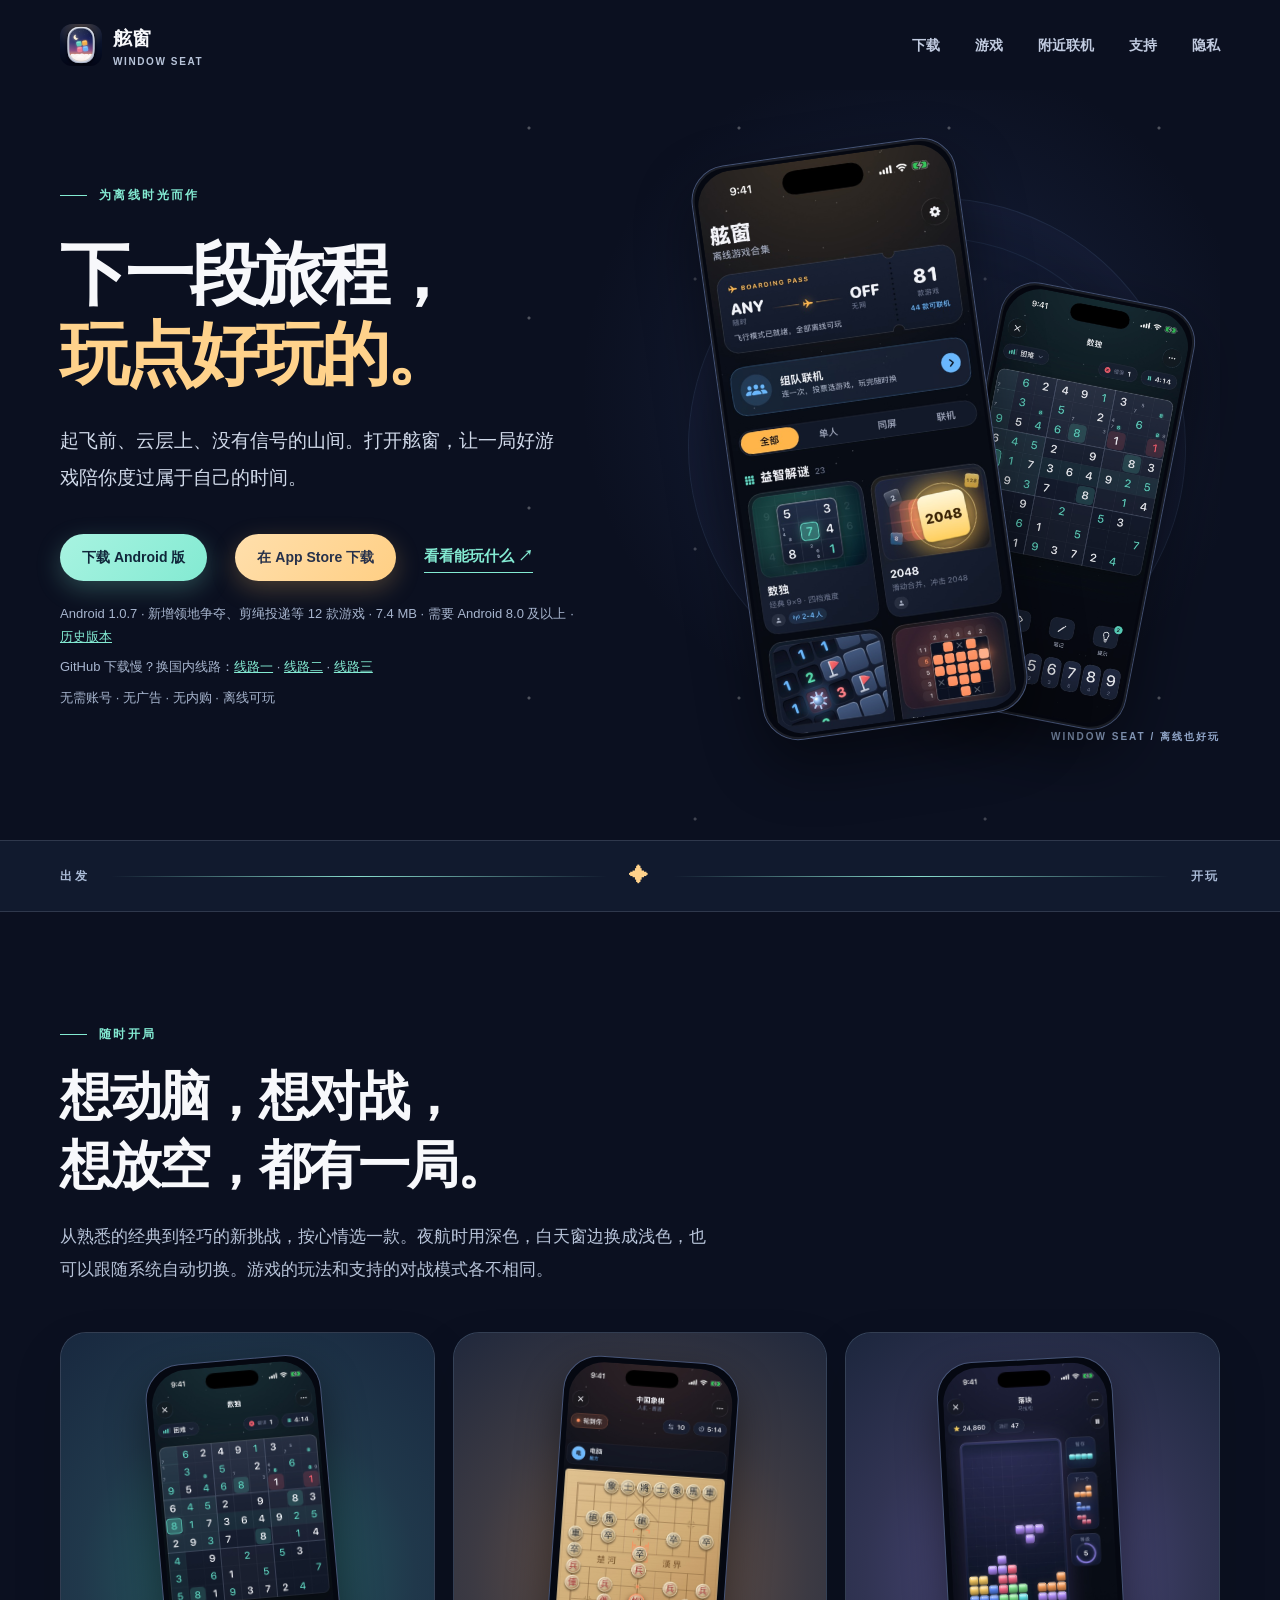
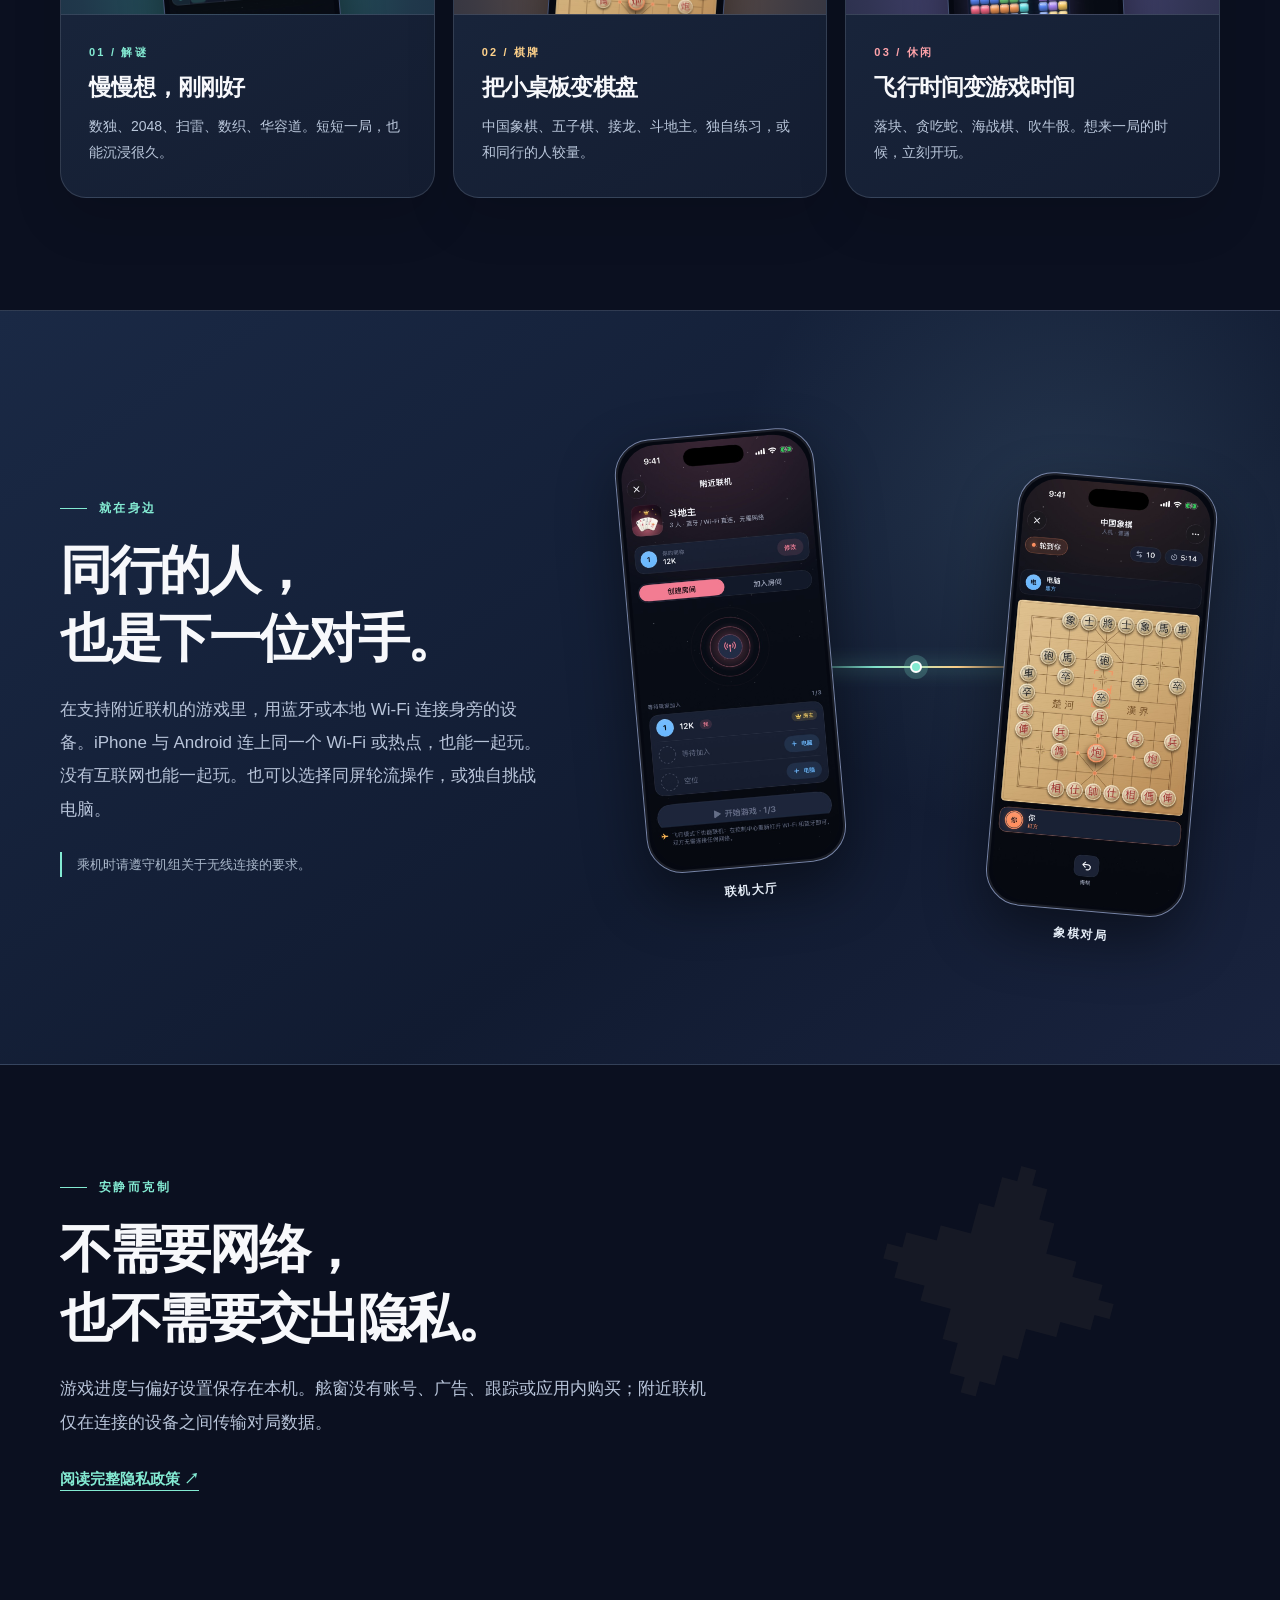
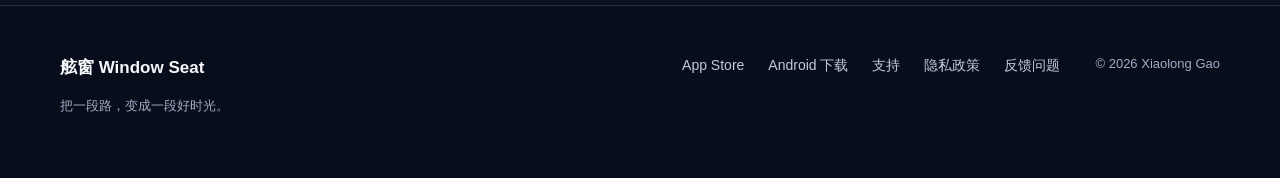
<file: index.html>
<!doctype html>
<html lang="zh-CN">
<head>
  <meta charset="utf-8">
  <meta name="viewport" content="width=device-width, initial-scale=1">
  <meta name="theme-color" content="#0b1020">
  <meta name="description" content="舷窗 Window Seat：为飞行与无网络时刻准备的离线游戏合集，支持 iPhone、iPad 与 Android。独自游玩，或与身旁的人附近联机。">
  <title>舷窗 Window Seat · 离线也能好好玩</title>
  <link rel="icon" type="image/png" href="icon.png">
  <link rel="stylesheet" href="style.css">
</head>
<body>
  <a class="skip" href="#main">跳到正文</a>
  <header class="nav wrap">
    <a class="brand" href="./"><img src="icon.png" width="600" height="600" alt="舷窗图标"><span>舷窗 <small>Window Seat</small></span></a>
    <nav aria-label="主导航"><a href="#download">下载</a><a href="#games">游戏</a><a href="#nearby">附近联机</a><a href="support.html">支持</a><a href="privacy.html">隐私</a></nav>
  </header>
  <main id="main">
    <section class="hero wrap">
      <div class="hero-copy">
        <p class="eyebrow"><span class="eyebrow-line" aria-hidden="true"></span>为离线时光而作</p>
        <h1>下一段旅程，<br><em>玩点好玩的。</em></h1>
        <p class="lead">起飞前、云层上、没有信号的山间。打开舷窗，让一局好游戏陪你度过属于自己的时间。</p>
        <div class="hero-actions" id="download"><a class="pill pill-download" href="https://github.com/gxlself/window-seat-support/releases/download/android-v1.0.7/windowseat-android-1.0.7.apk">下载 Android 版</a><a class="pill pill-store" href="https://apps.apple.com/app/id6821641861">在 App Store 下载</a><a class="text-link" href="#games">看看能玩什么 <span aria-hidden="true">↗</span></a></div>
        <p class="micro release-meta">Android 1.0.7 <span aria-hidden="true">·</span> 新增领地争夺、剪绳投递等 12 款游戏 <span aria-hidden="true">·</span> 7.4 MB <span aria-hidden="true">·</span> 需要 Android 8.0 及以上 <span aria-hidden="true">·</span> <a href="https://github.com/gxlself/window-seat-support/releases">历史版本</a></p>
        <p class="micro release-meta">GitHub 下载慢？换国内线路：<a href="https://fastly.jsdelivr.net/gh/gxlself/window-seat-support@main/android/apk/windowseat-android-1.0.7.apk">线路一</a> <span aria-hidden="true">·</span> <a href="https://gcore.jsdelivr.net/gh/gxlself/window-seat-support@main/android/apk/windowseat-android-1.0.7.apk">线路二</a> <span aria-hidden="true">·</span> <a href="https://gxlself.github.io/window-seat-support/android/apk/windowseat-android-1.0.7.apk">线路三</a></p>
        <p class="micro">无需账号 <span aria-hidden="true">·</span> 无广告 <span aria-hidden="true">·</span> 无内购 <span aria-hidden="true">·</span> 离线可玩</p>
      </div>
      <div class="hero-stage">
        <div class="orbit orbit-one" aria-hidden="true"></div><div class="orbit orbit-two" aria-hidden="true"></div>
        <div class="phone hero-phone-main"><img src="images/iphone-01-home.jpg" width="690" height="1500" alt="舷窗应用首页，展示离线游戏分类与游戏卡片"></div>
        <div class="phone hero-phone-side"><img src="images/iphone-04-sudoku.jpg" width="690" height="1500" alt="舷窗数独游戏中的棋盘" loading="lazy"></div>
        <span class="stage-caption" aria-hidden="true">WINDOW SEAT / 离线也好玩</span>
      </div>
    </section>
    <div class="route" aria-hidden="true"><div class="wrap"><span>出发</span><span class="route-line"></span><span class="route-star">✦</span><span class="route-line"></span><span>开玩</span></div></div>
    <section class="section games wrap" id="games">
      <div class="section-heading"><p class="eyebrow"><span class="eyebrow-line" aria-hidden="true"></span>随时开局</p><h2>想动脑，想对战，<br>想放空，都有一局。</h2><p>从熟悉的经典到轻巧的新挑战，按心情选一款。夜航时用深色，白天窗边换成浅色，也可以跟随系统自动切换。游戏的玩法和支持的对战模式各不相同。</p></div>
      <div class="game-cards">
        <article class="game-card mint"><div class="game-art"><div class="phone game-phone"><img src="images/iphone-04-sudoku.jpg" width="690" height="1500" alt="数独游戏画面：深色棋盘上填入薄荷色数字" loading="lazy"></div></div><div class="game-copy"><p class="card-kicker">01 / 解谜</p><h3>慢慢想，刚刚好</h3><p>数独、2048、扫雷、数织、华容道。短短一局，也能沉浸很久。</p></div></article>
        <article class="game-card amber"><div class="game-art"><div class="phone game-phone"><img src="images/iphone-03-xiangqi.jpg" width="690" height="1500" alt="中国象棋游戏画面：木纹棋盘与红黑棋子" loading="lazy"></div></div><div class="game-copy"><p class="card-kicker">02 / 棋牌</p><h3>把小桌板变棋盘</h3><p>中国象棋、五子棋、接龙、斗地主。独自练习，或和同行的人较量。</p></div></article>
        <article class="game-card coral"><div class="game-art"><div class="phone game-phone"><img src="images/iphone-05-blocks.jpg" width="690" height="1500" alt="落块游戏画面：彩色方块落在深色棋盘上" loading="lazy"></div></div><div class="game-copy"><p class="card-kicker">03 / 休闲</p><h3>飞行时间变游戏时间</h3><p>落块、贪吃蛇、海战棋、吹牛骰。想来一局的时候，立刻开玩。</p></div></article>
      </div>
    </section>
    <section class="nearby" id="nearby">
      <div class="wrap nearby-grid">
        <div class="nearby-copy"><p class="eyebrow"><span class="eyebrow-line" aria-hidden="true"></span>就在身边</p><h2>同行的人，<br>也是下一位对手。</h2><p>在支持附近联机的游戏里，用蓝牙或本地 Wi-Fi 连接身旁的设备。iPhone 与 Android 连上同一个 Wi-Fi 或热点，也能一起玩。没有互联网也能一起玩。也可以选择同屏轮流操作，或独自挑战电脑。</p><p class="note">乘机时请遵守机组关于无线连接的要求。</p></div>
        <div class="nearby-stage">
          <div class="connection" aria-hidden="true"><span></span><i></i><span></span></div>
          <div class="nearby-device device-a"><div class="phone"><img src="images/iphone-09-lobby.jpg" width="690" height="1500" alt="舷窗附近联机大厅，显示创建房间、加入房间与等待玩家界面" loading="lazy"></div><span class="device-label">联机大厅</span></div>
          <div class="nearby-device device-b"><div class="phone"><img src="images/iphone-03-xiangqi.jpg" width="690" height="1500" alt="舷窗中国象棋对局画面" loading="lazy"></div><span class="device-label">象棋对局</span></div>
        </div>
      </div>
    </section>
    <section class="section quiet wrap"><div class="quiet-mark" aria-hidden="true">✦</div><p class="eyebrow"><span class="eyebrow-line" aria-hidden="true"></span>安静而克制</p><h2>不需要网络，<br>也不需要交出隐私。</h2><p>游戏进度与偏好设置保存在本机。舷窗没有账号、广告、跟踪或应用内购买；附近联机仅在连接的设备之间传输对局数据。</p><a class="text-link" href="privacy.html">阅读完整隐私政策 <span aria-hidden="true">↗</span></a></section>
  </main>
  <footer class="footer"><div class="wrap"><div><strong>舷窗 Window Seat</strong><p>把一段路，变成一段好时光。</p></div><div class="footer-links"><a href="https://apps.apple.com/app/id6821641861">App Store</a><a href="https://github.com/gxlself/window-seat-support/releases">Android 下载</a><a href="support.html">支持</a><a href="privacy.html">隐私政策</a><a href="https://github.com/gxlself/window-seat-support/issues/new">反馈问题</a></div><small>© 2026 Xiaolong Gao</small></div></footer>
</body>
</html>
</file>
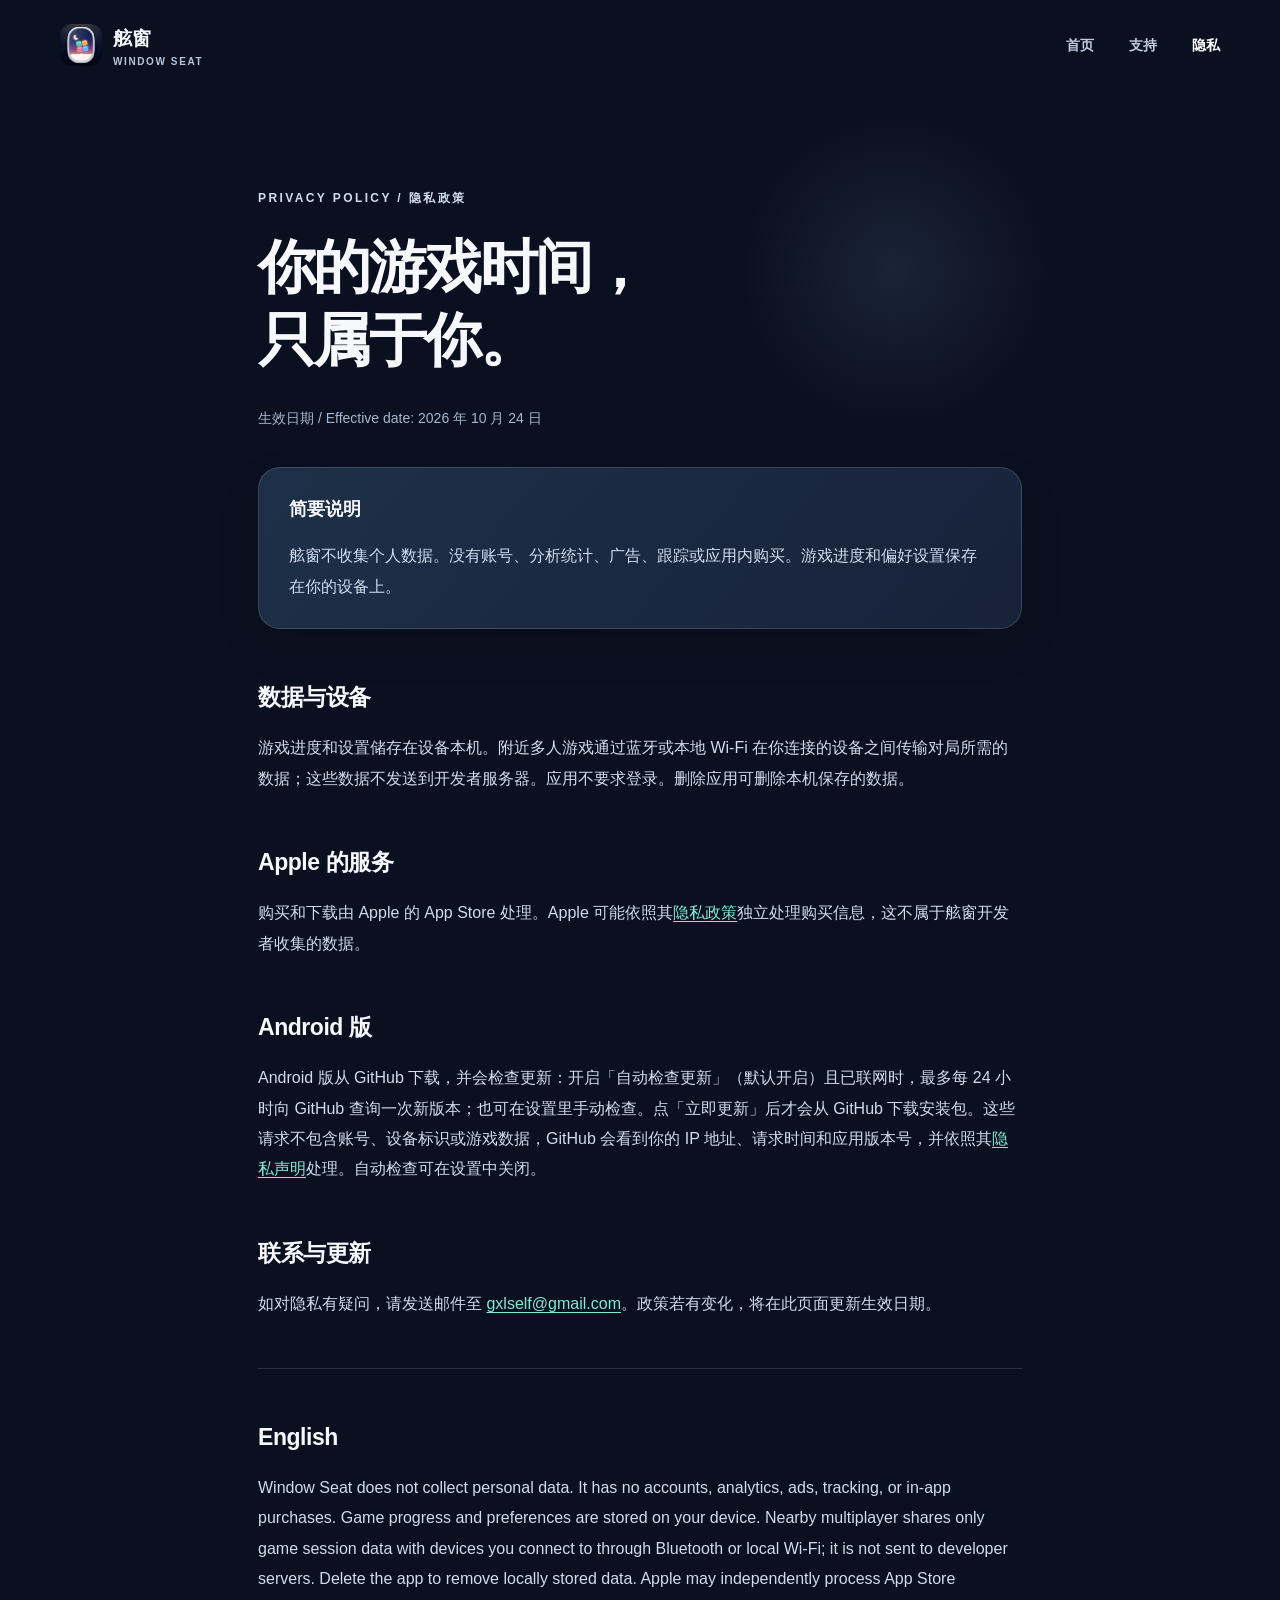
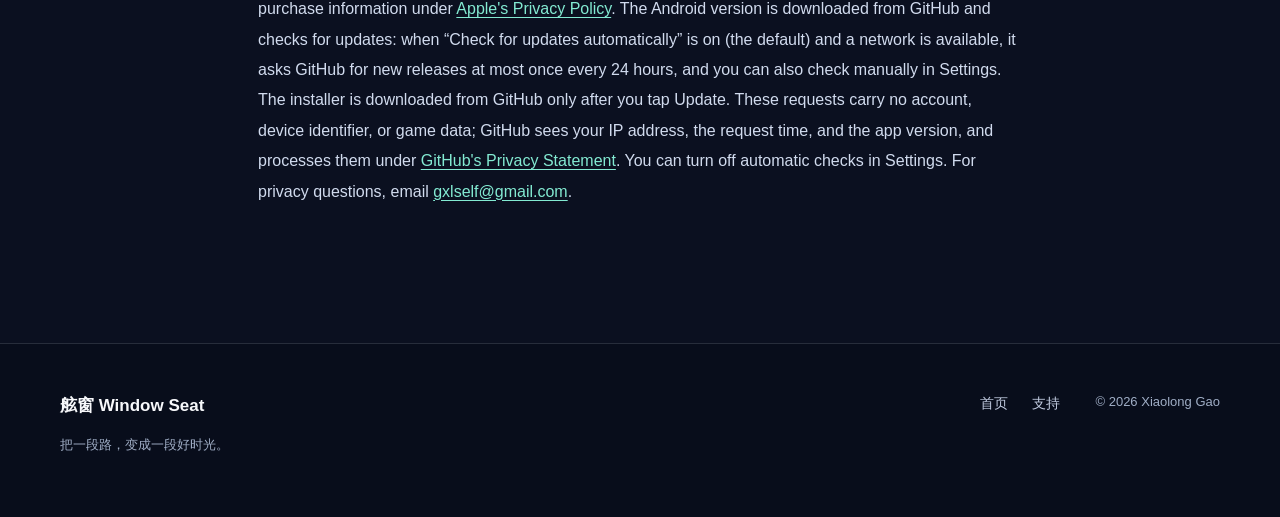
<file: privacy.html>
<!doctype html><html lang="zh-CN"><head><meta charset="utf-8"><meta name="viewport" content="width=device-width, initial-scale=1"><meta name="theme-color" content="#0b1020"><meta name="description" content="舷窗 Window Seat 隐私政策。应用不收集个人数据，游戏进度保存在本机。"><title>隐私政策 · 舷窗 Window Seat</title><link rel="icon" href="icon.png"><link rel="stylesheet" href="style.css"></head><body><a class="skip" href="#main">跳到正文</a><header class="nav wrap"><a class="brand" href="./"><img src="icon.png" width="600" height="600" alt="舷窗图标"><span>舷窗 <small>Window Seat</small></span></a><nav aria-label="主导航"><a href="./">首页</a><a href="support.html">支持</a><a href="privacy.html" aria-current="page">隐私</a></nav></header><main id="main" class="legal"><p class="eyebrow">Privacy Policy / 隐私政策</p><h1>你的游戏时间，<br>只属于你。</h1><p class="date">生效日期 / Effective date: 2026 年 10 月 24 日</p><div class="panel"><strong>简要说明</strong><p>舷窗不收集个人数据。没有账号、分析统计、广告、跟踪或应用内购买。游戏进度和偏好设置保存在你的设备上。</p></div><h2>数据与设备</h2><p>游戏进度和设置储存在设备本机。附近多人游戏通过蓝牙或本地 Wi-Fi 在你连接的设备之间传输对局所需的数据；这些数据不发送到开发者服务器。应用不要求登录。删除应用可删除本机保存的数据。</p><h2>Apple 的服务</h2><p>购买和下载由 Apple 的 App Store 处理。Apple 可能依照其<a href="https://www.apple.com/legal/privacy/">隐私政策</a>独立处理购买信息，这不属于舷窗开发者收集的数据。</p><h2>Android 版</h2><p>Android 版从 GitHub 下载，并会检查更新：开启「自动检查更新」（默认开启）且已联网时，最多每 24 小时向 GitHub 查询一次新版本；也可在设置里手动检查。点「立即更新」后才会从 GitHub 下载安装包。这些请求不包含账号、设备标识或游戏数据，GitHub 会看到你的 IP 地址、请求时间和应用版本号，并依照其<a href="https://docs.github.com/site-policy/privacy-policies/github-general-privacy-statement">隐私声明</a>处理。自动检查可在设置中关闭。</p><h2>联系与更新</h2><p>如对隐私有疑问，请发送邮件至 <a href="mailto:gxlself@gmail.com?subject=Window%20Seat%20Privacy">gxlself@gmail.com</a>。政策若有变化，将在此页面更新生效日期。</p><hr><h2>English</h2><p>Window Seat does not collect personal data. It has no accounts, analytics, ads, tracking, or in-app purchases. Game progress and preferences are stored on your device. Nearby multiplayer shares only game session data with devices you connect to through Bluetooth or local Wi-Fi; it is not sent to developer servers. Delete the app to remove locally stored data. Apple may independently process App Store purchase information under <a href="https://www.apple.com/legal/privacy/">Apple's Privacy Policy</a>. The Android version is downloaded from GitHub and checks for updates: when “Check for updates automatically” is on (the default) and a network is available, it asks GitHub for new releases at most once every 24 hours, and you can also check manually in Settings. The installer is downloaded from GitHub only after you tap Update. These requests carry no account, device identifier, or game data; GitHub sees your IP address, the request time, and the app version, and processes them under <a href="https://docs.github.com/site-policy/privacy-policies/github-general-privacy-statement">GitHub's Privacy Statement</a>. You can turn off automatic checks in Settings. For privacy questions, email <a href="mailto:gxlself@gmail.com?subject=Window%20Seat%20Privacy">gxlself@gmail.com</a>.</p></main><footer class="footer"><div class="wrap"><div><strong>舷窗 Window Seat</strong><p>把一段路，变成一段好时光。</p></div><div class="footer-links"><a href="./">首页</a><a href="support.html">支持</a></div><small>© 2026 Xiaolong Gao</small></div></footer></body></html>
</file>
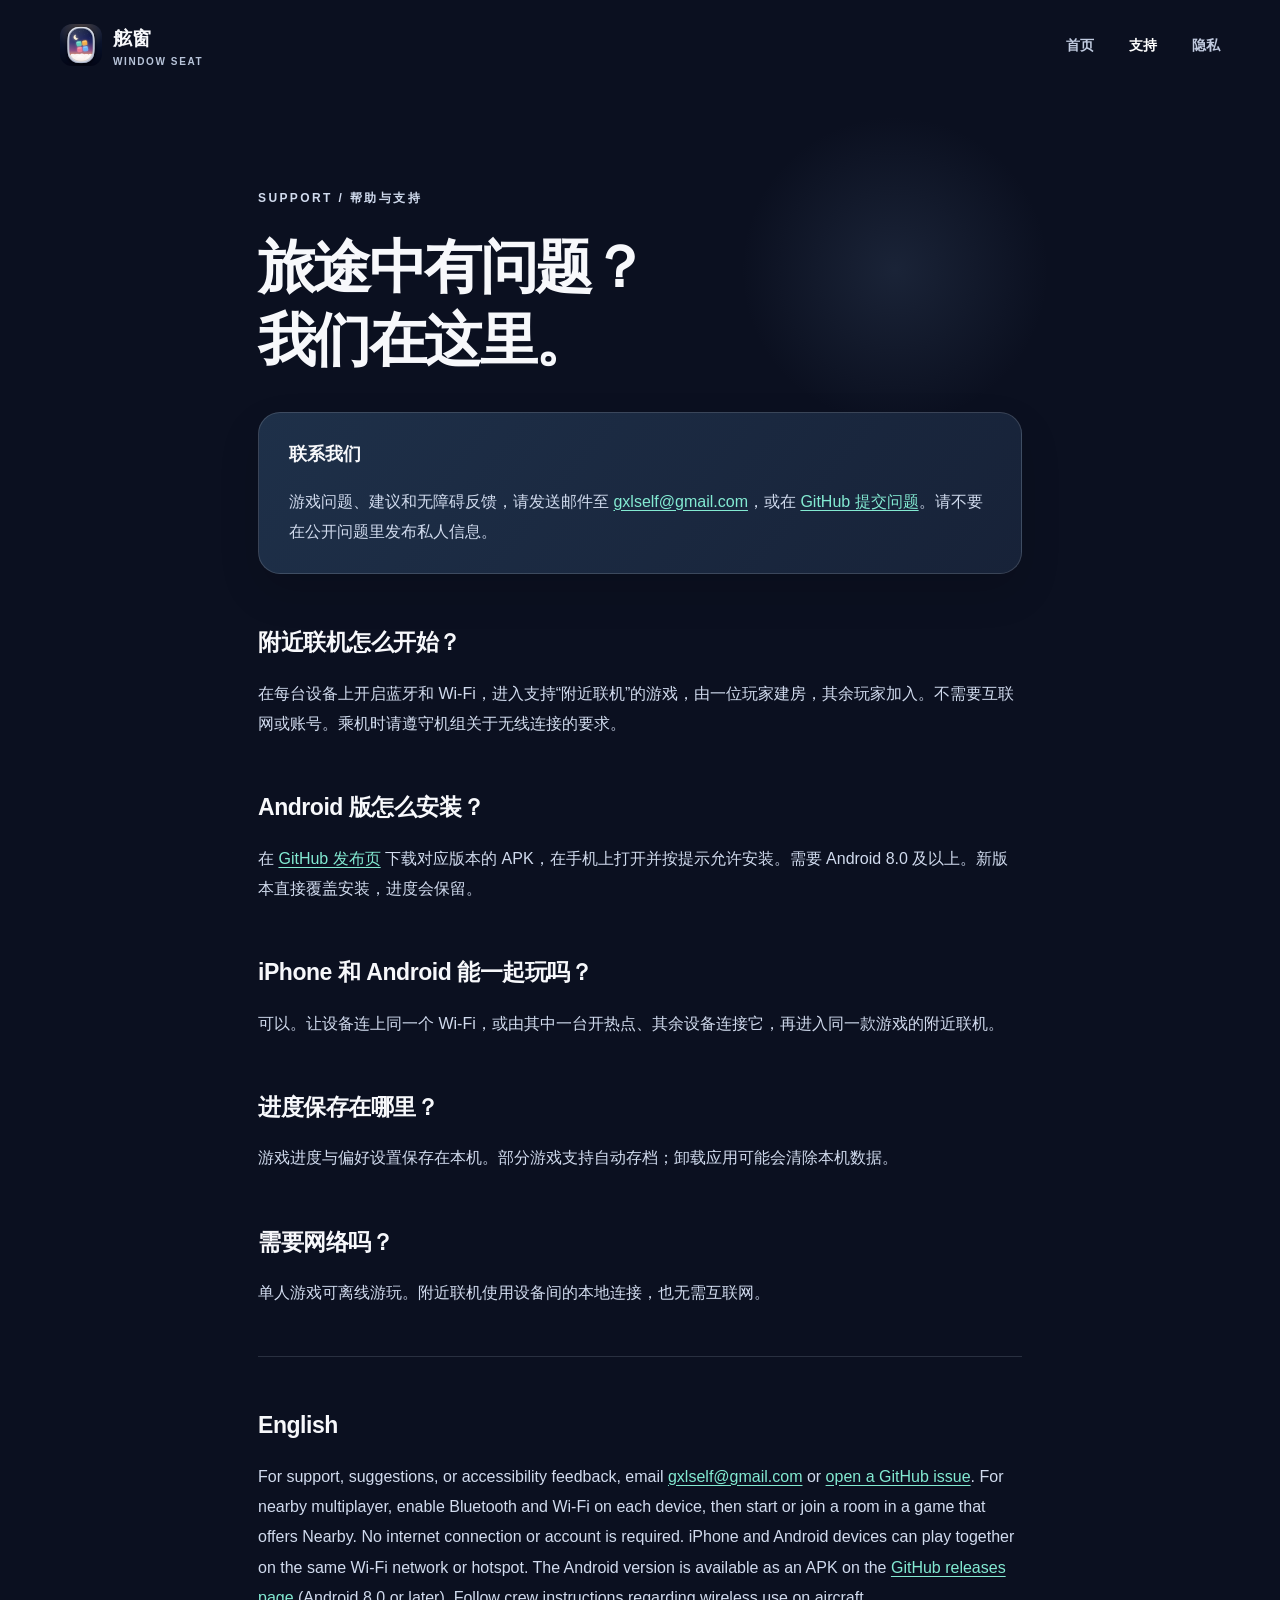
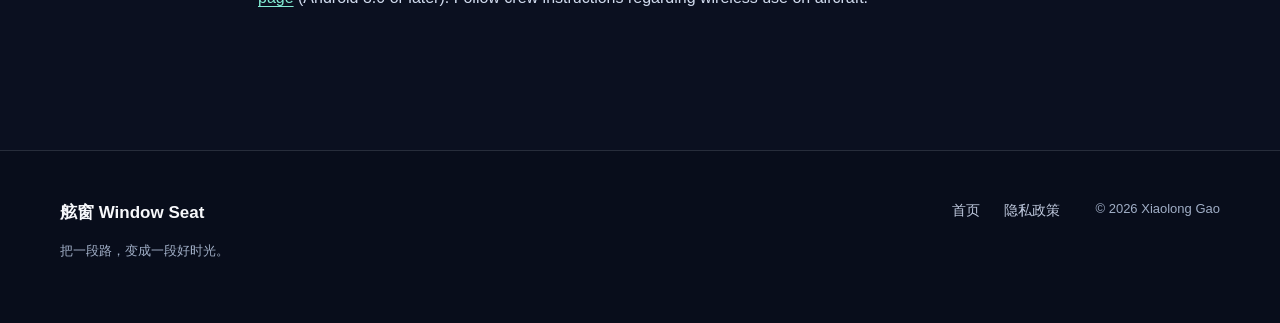
<file: support.html>
<!doctype html><html lang="zh-CN"><head><meta charset="utf-8"><meta name="viewport" content="width=device-width, initial-scale=1"><meta name="theme-color" content="#0b1020"><meta name="description" content="舷窗 Window Seat 帮助与支持。"><title>帮助与支持 · 舷窗 Window Seat</title><link rel="icon" href="icon.png"><link rel="stylesheet" href="style.css"></head><body><a class="skip" href="#main">跳到正文</a><header class="nav wrap"><a class="brand" href="./"><img src="icon.png" width="600" height="600" alt="舷窗图标"><span>舷窗 <small>Window Seat</small></span></a><nav aria-label="主导航"><a href="./">首页</a><a href="support.html" aria-current="page">支持</a><a href="privacy.html">隐私</a></nav></header><main id="main" class="legal"><p class="eyebrow">Support / 帮助与支持</p><h1>旅途中有问题？<br>我们在这里。</h1><div class="panel"><strong>联系我们</strong><p>游戏问题、建议和无障碍反馈，请发送邮件至 <a href="mailto:gxlself@gmail.com?subject=Window%20Seat%20Support">gxlself@gmail.com</a>，或在 <a href="https://github.com/gxlself/window-seat-support/issues/new">GitHub 提交问题</a>。请不要在公开问题里发布私人信息。</p></div><h2>附近联机怎么开始？</h2><p>在每台设备上开启蓝牙和 Wi-Fi，进入支持“附近联机”的游戏，由一位玩家建房，其余玩家加入。不需要互联网或账号。乘机时请遵守机组关于无线连接的要求。</p><h2>Android 版怎么安装？</h2><p>在 <a href="https://github.com/gxlself/window-seat-support/releases">GitHub 发布页</a> 下载对应版本的 APK，在手机上打开并按提示允许安装。需要 Android 8.0 及以上。新版本直接覆盖安装，进度会保留。</p><h2>iPhone 和 Android 能一起玩吗？</h2><p>可以。让设备连上同一个 Wi-Fi，或由其中一台开热点、其余设备连接它，再进入同一款游戏的附近联机。</p><h2>进度保存在哪里？</h2><p>游戏进度与偏好设置保存在本机。部分游戏支持自动存档；卸载应用可能会清除本机数据。</p><h2>需要网络吗？</h2><p>单人游戏可离线游玩。附近联机使用设备间的本地连接，也无需互联网。</p><hr><h2>English</h2><p>For support, suggestions, or accessibility feedback, email <a href="mailto:gxlself@gmail.com?subject=Window%20Seat%20Support">gxlself@gmail.com</a> or <a href="https://github.com/gxlself/window-seat-support/issues/new">open a GitHub issue</a>. For nearby multiplayer, enable Bluetooth and Wi-Fi on each device, then start or join a room in a game that offers Nearby. No internet connection or account is required. iPhone and Android devices can play together on the same Wi-Fi network or hotspot. The Android version is available as an APK on the <a href="https://github.com/gxlself/window-seat-support/releases">GitHub releases page</a> (Android 8.0 or later). Follow crew instructions regarding wireless use on aircraft.</p></main><footer class="footer"><div class="wrap"><div><strong>舷窗 Window Seat</strong><p>把一段路，变成一段好时光。</p></div><div class="footer-links"><a href="./">首页</a><a href="privacy.html">隐私政策</a></div><small>© 2026 Xiaolong Gao</small></div></footer></body></html>
</file>
<file: style.css>
:root{color-scheme:dark;--bg:#0b1020;--surface:#141d33;--surface-soft:#1b2742;--text:#f7f8fb;--muted:#b8c4d9;--mint:#83ead2;--amber:#ffd28b;--coral:#ffa3aa;--line:rgba(224,237,255,.14)}
*{box-sizing:border-box}
html{scroll-behavior:smooth}
body{margin:0;min-width:320px;background:var(--bg);color:var(--text);font-family:-apple-system,BlinkMacSystemFont,"PingFang SC","Hiragino Sans GB","Microsoft YaHei",sans-serif;line-height:1.75;-webkit-font-smoothing:antialiased}
a{color:inherit}a:focus-visible{outline:3px solid var(--mint);outline-offset:5px;border-radius:4px}
.wrap{width:min(1160px,calc(100% - 64px));margin-inline:auto}.skip{position:absolute;left:-9999px;top:10px;background:#fff;color:#111;padding:9px 15px;z-index:20}.skip:focus{left:10px}
.nav{height:90px;display:flex;align-items:center;justify-content:space-between;gap:24px;position:relative;z-index:5}.brand{display:flex;align-items:center;gap:11px;text-decoration:none;font-size:19px;font-weight:750;letter-spacing:.02em;white-space:nowrap}.brand img{width:42px;height:42px;border-radius:12px}.brand small{display:block;color:var(--muted);font-size:10px;font-weight:650;letter-spacing:.16em;text-transform:uppercase;line-height:1.2}.nav nav{display:flex;align-items:center;gap:clamp(16px,3vw,35px)}.nav nav a,.footer a{text-decoration:none;color:#c1cbe0;white-space:nowrap}.nav nav a{font-size:14px;font-weight:600}.nav nav a:hover,.nav nav a[aria-current="page"],.footer a:hover{color:#fff}
.hero{min-height:710px;display:grid;grid-template-columns:1fr 1fr;align-items:center;gap:28px;padding-block:60px 95px;position:relative}.hero::before{content:"";position:absolute;inset:0 0 0 35%;z-index:-1;background:radial-gradient(circle at 60% 40%,rgba(70,97,165,.22),transparent 53%),radial-gradient(circle at 30% 20%,rgba(255,255,255,.28) 0 1px,transparent 2px),radial-gradient(circle at 79% 70%,rgba(255,255,255,.22) 0 1px,transparent 2px);background-size:auto,210px 190px,290px 270px;pointer-events:none}.eyebrow{display:flex;align-items:center;gap:12px;color:var(--mint);font-size:12px;font-weight:800;letter-spacing:.2em;margin:0;text-transform:uppercase}.eyebrow-line{width:27px;height:1px;background:currentColor;flex:none}.hero h1{font-size:clamp(48px,5.4vw,78px);line-height:1.16;letter-spacing:-.055em;font-weight:800;margin:28px 0}.hero h1 em{font-style:normal;color:var(--amber)}.lead{font-size:19px;line-height:1.95;color:#d1daea;max-width:510px;margin:0}.hero-actions{display:flex;align-items:center;flex-wrap:wrap;gap:20px 28px;margin:38px 0 22px}.pill{display:inline-block;background:linear-gradient(130deg,#ffdfac,#ffcf84);color:#27314a;border-radius:999px;padding:11px 22px;font-size:14px;font-weight:800;box-shadow:0 8px 24px #fbbf6740}.text-link{text-decoration:none;color:var(--mint);font-size:15px;font-weight:700;border-bottom:1px solid currentColor;padding-bottom:3px;white-space:nowrap}.text-link:hover{color:#fff}.micro,.note{font-size:13px;color:#a7b5ce;margin:0}
.hero-stage{height:595px;position:relative;isolation:isolate;display:flex;align-items:center;justify-content:center}.orbit{position:absolute;border:1px solid rgba(137,179,236,.13);border-radius:50%;aspect-ratio:1;transform:rotate(-18deg)}.orbit-one{width:88%;box-shadow:0 0 80px #7a81dc18 inset}.orbit-two{width:74%;border-color:rgba(137,179,236,.09)}.phone{overflow:hidden;padding:5px;border-radius:clamp(20px,3vw,36px);background:#050811;border:1px solid #465476;box-shadow:0 25px 60px rgba(0,0,0,.45),0 0 0 2px rgba(224,237,255,.09) inset;aspect-ratio:690/1500}.phone img{display:block;width:100%;height:100%;object-fit:cover;border-radius:inherit}.hero-phone-main,.hero-phone-side{position:absolute}.hero-phone-main{width:267px;z-index:2;transform:translate(-78px,-8px) rotate(-8deg)}.hero-phone-side{width:198px;z-index:1;transform:translate(126px,59px) rotate(11deg);filter:brightness(.93)}.stage-caption{position:absolute;right:0;bottom:0;color:#91a6c9;letter-spacing:.2em;font-size:10px;font-weight:700}
.route{border-block:1px solid var(--line);background:#111a2e}.route .wrap{height:70px;display:flex;align-items:center;gap:22px;color:#aabbd7;font-size:12px;font-weight:800;letter-spacing:.22em}.route-line{height:1px;flex:1;background:linear-gradient(90deg,transparent,#88dccc,transparent)}.route-star{color:var(--amber);font-size:19px}
.section{padding-block:112px}.section-heading{max-width:670px}.section h2,.nearby h2{font-size:clamp(36px,4.1vw,56px);line-height:1.31;letter-spacing:-.045em;margin:17px 0 20px}.section-heading>p:last-child,.nearby-copy>p:not(.eyebrow),.quiet>p:not(.eyebrow){font-size:17px;line-height:1.95;color:var(--muted);max-width:650px}.game-cards{display:grid;grid-template-columns:repeat(3,minmax(0,1fr));gap:18px;margin-top:46px}.game-card{min-width:0;overflow:hidden;border-radius:26px;background:linear-gradient(150deg,#1b2941,#141d31);border:1px solid var(--line);box-shadow:0 22px 50px #0002}.game-art{height:282px;position:relative;display:flex;justify-content:center;overflow:hidden;border-bottom:1px solid var(--line)}.mint .game-art{background:radial-gradient(circle at 50% 86%,#276667 0,#20384b 55%,#18283f 100%)}.amber .game-art{background:radial-gradient(circle at 50% 86%,#725848 0,#3c3a43 55%,#20283c 100%)}.coral .game-art{background:radial-gradient(circle at 50% 86%,#514d84 0,#313453 55%,#1c263d 100%)}.game-phone{width:176px;position:absolute;top:26px;transform:rotate(-5deg);box-shadow:0 18px 42px #0007}.amber .game-phone{transform:rotate(4deg)}.coral .game-phone{transform:rotate(-3deg)}.game-copy{padding:28px 28px 31px}.card-kicker{font-size:11px;font-weight:800;letter-spacing:.2em;color:var(--mint);margin:0 0 10px}.amber .card-kicker{color:var(--amber)}.coral .card-kicker{color:var(--coral)}.game-copy h3{font-size:23px;letter-spacing:-.035em;line-height:1.35;margin:0 0 11px}.game-copy p:last-child{font-size:14px;line-height:1.85;color:#bac7db;margin:0}
.nearby{position:relative;overflow:hidden;background:linear-gradient(145deg,#1a2945,#111b31 62%,#19233e);border-block:1px solid var(--line)}.nearby::before{content:"";position:absolute;width:700px;height:700px;border-radius:50%;right:-130px;top:-150px;background:radial-gradient(circle,#648aa638,transparent 67%);pointer-events:none}.nearby-grid{position:relative;display:grid;grid-template-columns:.9fr 1.1fr;align-items:center;gap:55px;padding-block:104px}.nearby-copy>p:not(.eyebrow){max-width:490px}.nearby-copy .note{font-size:13px!important;color:#a9b7ca!important;margin-top:26px;padding-left:15px;border-left:2px solid var(--mint)}.nearby-stage{height:545px;position:relative;display:flex;align-items:center;justify-content:space-between;gap:46px;padding-inline:20px}.nearby-device{position:relative;z-index:1;flex:0 0 200px;text-align:center}.nearby-device .phone{width:100%;border-color:#7784a6}.device-a{transform:translateY(-19px) rotate(-5deg)}.device-b{transform:translateY(25px) rotate(5deg)}.device-label{display:inline-block;margin-top:13px;color:#e5edf7;font-size:12px;letter-spacing:.12em;font-weight:700}.connection{position:absolute;left:30%;right:30%;top:46%;height:2px;background:linear-gradient(90deg,transparent,var(--mint),var(--amber),transparent);box-shadow:0 0 18px var(--mint);z-index:0}.connection span{position:absolute;top:50%;width:10px;height:10px;border-radius:50%;background:var(--mint);box-shadow:0 0 0 8px #83ead22e,0 0 26px var(--mint);transform:translateY(-50%)}.connection span:first-child{left:0}.connection span:last-child{right:0;background:var(--amber);box-shadow:0 0 0 8px #ffd28b2e,0 0 26px var(--amber)}.connection i{position:absolute;top:50%;left:50%;width:12px;height:12px;border:2px solid #fff;border-radius:50%;background:var(--mint);box-shadow:0 0 0 6px #83ead236;transform:translate(-50%,-50%);animation:pulse 2.7s ease-in-out infinite}@keyframes pulse{50%{box-shadow:0 0 0 16px #83ead200;transform:translate(-50%,-50%) scale(1.2)}}
.quiet{position:relative;overflow:hidden}.quiet-mark{position:absolute;right:8%;top:20%;font-size:250px;line-height:1;color:#e4cc8d0d;transform:rotate(15deg)}.quiet h2,.quiet>p:not(.eyebrow){position:relative;max-width:650px}.quiet>p:not(.eyebrow){margin-bottom:26px}.footer{background:#080d1b;border-top:1px solid var(--line);padding:47px 0}.footer .wrap{display:grid;grid-template-columns:1fr auto auto;gap:35px;align-items:start}.footer strong{font-size:17px}.footer p,.footer small{color:#a0aec6;font-size:13px}.footer-links{display:flex;gap:24px;font-size:14px}
.legal{max-width:820px;margin:25px auto 0;padding:72px 28px 120px;position:relative}.legal::before{content:"";position:absolute;right:0;top:0;width:310px;height:310px;z-index:-1;border-radius:50%;background:radial-gradient(circle,#5b779c30,transparent 70%)}.legal h1{font-size:clamp(38px,5vw,58px);line-height:1.27;letter-spacing:-.045em;margin:20px 0 28px}.legal h2{font-size:23px;letter-spacing:-.02em;margin:48px 0 12px}.legal p,.legal li{color:#d1dbee;line-height:1.9}.legal .date{color:#a7b6cf;font-size:14px}.legal a{color:var(--mint);text-underline-offset:3px}.legal .panel{background:linear-gradient(130deg,#1e3049,#172238);border:1px solid #ffffff25;border-radius:22px;padding:26px 30px;margin:35px 0;box-shadow:0 18px 40px #0002}.legal .panel strong{font-size:18px}.legal .panel p{margin-bottom:0}.legal hr{border:0;border-top:1px solid var(--line);margin-top:48px}
@media(max-width:1000px){.hero{min-height:0}.hero-phone-main{width:230px;transform:translate(-57px,-4px) rotate(-8deg)}.hero-phone-side{width:170px;transform:translate(72px,56px) rotate(11deg)}.nearby-grid{gap:22px}.nearby-device{flex-basis:160px}.nearby-stage{height:465px;gap:20px;padding-inline:0}}
@media(max-width:760px){.wrap{width:min(100% - 40px,1160px)}.nav{height:auto;min-height:104px;padding-block:15px;flex-direction:column;align-items:flex-start;gap:12px}.brand{font-size:17px}.brand img{width:35px;height:35px}.nav nav{width:100%;justify-content:space-between;gap:8px}.nav nav a{font-size:13px}.hero{grid-template-columns:1fr;gap:0;padding-block:52px 65px}.hero h1{font-size:clamp(43px,8.5vw,64px)}.hero-stage{height:500px;max-width:520px;width:100%;margin-inline:auto}.orbit-one{width:74%}.hero-phone-main{width:222px;transform:translate(-51px,-4px) rotate(-8deg)}.hero-phone-side{width:164px;transform:translate(108px,47px) rotate(11deg)}.section{padding-block:80px}.game-cards{gap:13px}.game-art{height:210px}.game-phone{width:128px;top:22px}.game-copy{padding:22px 18px}.game-copy h3{font-size:19px}.nearby-grid{grid-template-columns:1fr;padding-block:80px;gap:20px}.nearby-stage{max-width:550px;width:100%;margin:auto;height:530px;justify-content:space-around}.nearby-device{flex-basis:190px}.footer .wrap{grid-template-columns:1fr;gap:18px}.footer-links{flex-wrap:wrap}.legal{padding-top:60px}}
@media(max-width:560px){.hero{padding-top:44px}.hero h1{margin:21px 0}.lead{font-size:16px}.hero-actions{margin:29px 0 20px}.hero-stage{height:425px}.hero-phone-main{width:184px;transform:translate(-47px,-1px) rotate(-8deg)}.hero-phone-side{width:136px;transform:translate(82px,40px) rotate(11deg)}.stage-caption{font-size:8px;right:6px;bottom:8px}.route .wrap{height:55px}.section h2,.nearby h2{font-size:36px}.section-heading>p:last-child,.nearby-copy>p:not(.eyebrow),.quiet>p:not(.eyebrow){font-size:15px}.game-cards{grid-template-columns:1fr;gap:18px;margin-top:32px}.game-card{display:grid;grid-template-columns:44% 56%;min-height:220px}.game-art{height:100%;min-height:220px;border-bottom:0;border-right:1px solid var(--line)}.game-phone{width:125px;top:18px}.game-copy{display:flex;flex-direction:column;justify-content:center;padding:16px}.game-copy h3{font-size:19px}.game-copy p:last-child{font-size:12px;line-height:1.65}.nearby-stage{height:375px;gap:15px;padding-inline:4px}.nearby-device{flex:0 0 min(39%,150px)}.device-label{font-size:10px;margin-top:9px}.connection{left:27%;right:27%}.quiet-mark{font-size:170px;right:-4%;top:36%}.legal{padding-inline:20px;padding-bottom:85px}.legal .panel{padding:22px}}
@media(prefers-reduced-motion:reduce){html{scroll-behavior:auto}.connection i{animation:none}}

.pill-download{text-decoration:none;background:linear-gradient(130deg,#a8f3e1,#83ead2);color:#10263a;box-shadow:0 8px 24px #83ead240}.pill-download:hover{background:#c9f8ec}.pill-store{text-decoration:none}.pill-store:hover{background:#ffe7bf}.release-meta{margin-bottom:8px}.release-meta a{color:var(--mint);white-space:nowrap}
</file>
